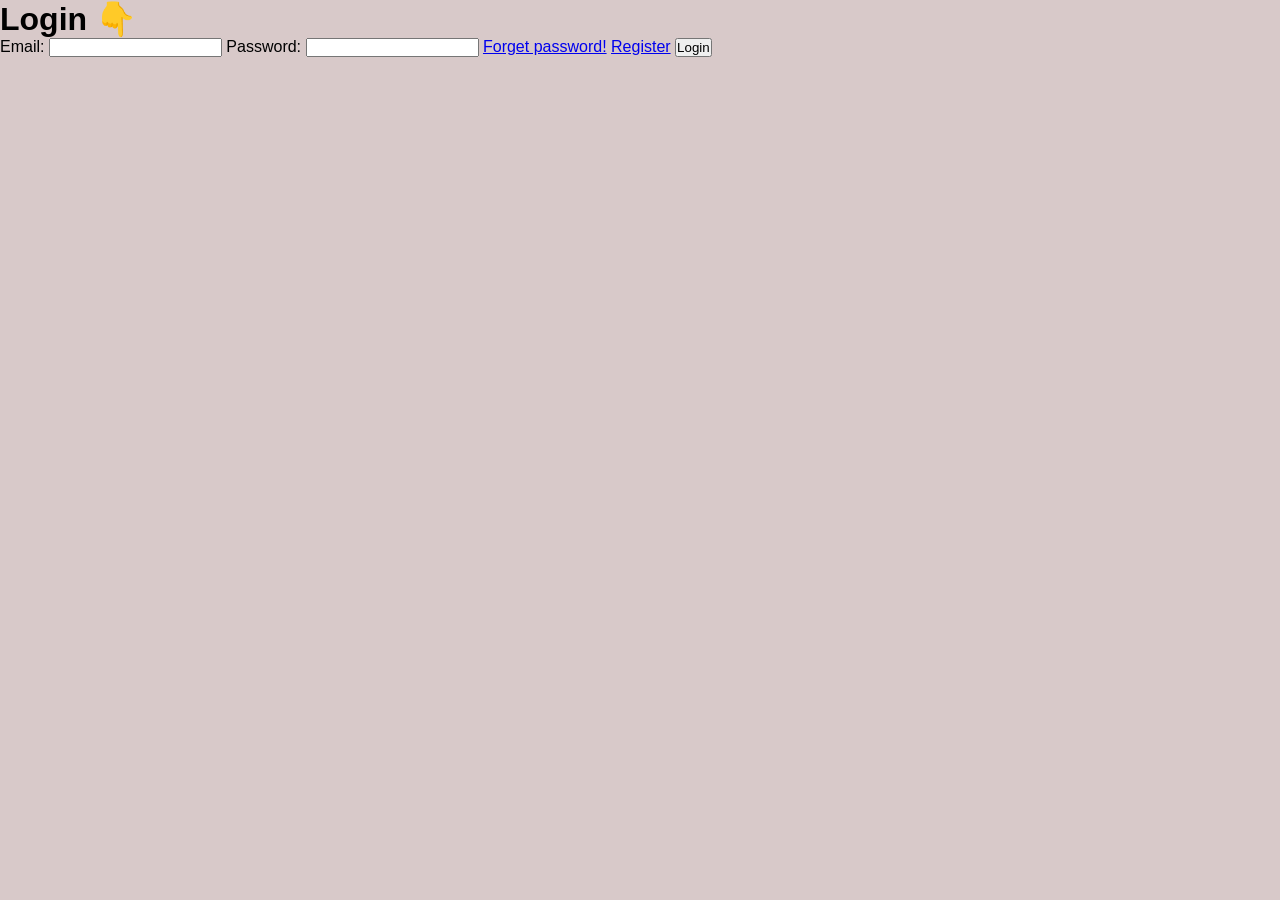
<file: login.html>
<!DOCTYPE html>
<html lang="en">
<head>
    <meta charset="UTF-8">
    <meta name="viewport" content="width=device-width, initial-scale=1.0">
    <link rel="stylesheet" href="./style.css">
    <title>Login page</title>
</head>
<body>
    <div class="login-container">
        <h1>Login 👇</h1>
        <div class="login-form">
            <label for="">Email:</label>
            <input type="email" name="" id="" required>
            <label for="">Password:</label>
            <input type="password" name="" id="" required>
            <a href="#">Forget password!</a>
            <a href="#">Register</a>
            <button class="login-btn">Login</button>
        </div>
    </div>
</body>
</html>
</file>
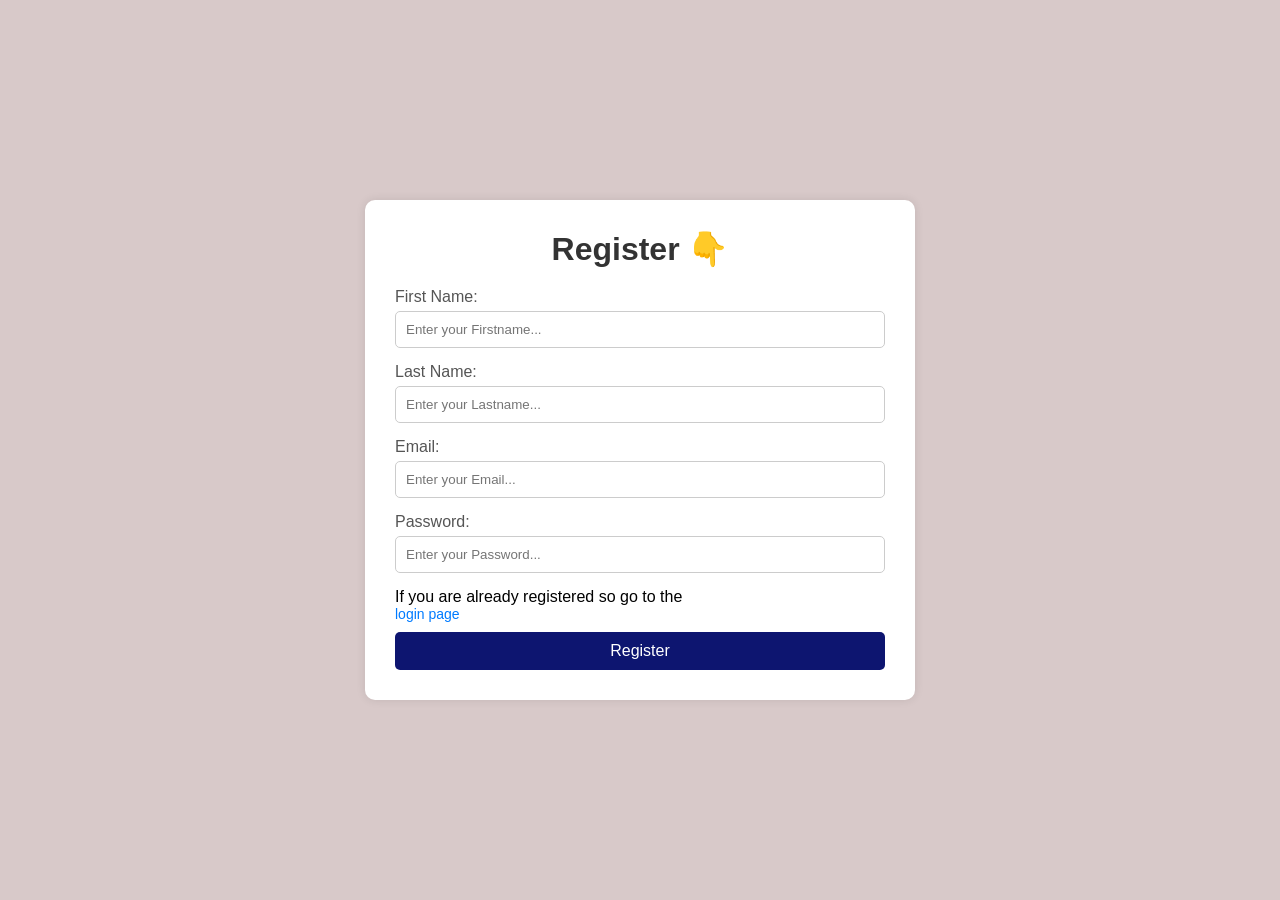
<file: register.html>
<!DOCTYPE html>
<html lang="en">

<head>
    <meta charset="UTF-8">
    <meta name="viewport" content="width=device-width, initial-scale=1.0">
    <title>Register Form</title>
</head>
<style>
    * {
        margin: 0;
        padding: 0;
        box-sizing: border-box;
        font-family: 'Poppins', sans-serif;
    }

    body {
        height: 100vh;
        display: flex;
        justify-content: center;
        align-items: center;
        background: #d8c9c9;
    }

    .login-container {
        background: #fff;
        padding: 30px;
        border-radius: 10px;
        box-shadow: 0 0 10px rgba(0, 0, 0, 0.1);
        width: 550px;
    }

    .login-container h1 {
        text-align: center;
        margin-bottom: 20px;
        color: #333;
    }

    .login-form {
        display: flex;
        flex-direction: column;
    }

    .login-form label {
        margin-bottom: 5px;
        color: #555;
    }

    .login-form input {
        padding: 10px;
        margin-bottom: 15px;
        border: 1px solid #ccc;
        border-radius: 5px;
        outline: none;
    }

    .login-form a {
        color: #007BFF;
        text-decoration: none;
        margin-bottom: 10px;
        font-size: 14px;
    }

    .login-form a:hover {
        text-decoration: underline;
    }

    .login-btn {
        padding: 10px;
        background: #0d1570;
        color: #fff;
        border: none;
        border-radius: 5px;
        cursor: pointer;
        font-size: 16px;
        transition: all 0.3s ease;
    }

    .login-btn:hover {
        background: #ff3d00;
    }
</style>

<body>
    <div class="login-container">
        <h1>Register 👇</h1>
        <div class="login-form">
            <label for="">First Name:</label>
            <input type="name" placeholder="Enter your Firstname..." name="" id="" required>
            <label for="">Last Name:</label>
            <input type="name" placeholder="Enter your Lastname..." name="" id="" required>
            <label for="">Email:</label>
            <input type="email" placeholder="Enter your Email..." name="" id="" required>
            <label for="">Password:</label>
            <input type="password" placeholder="Enter your Password..." name="" id="" required>
            If you are already registered so go to the
            <a href="./login.html">login page</a>
            <button class="login-btn">Register</button>
        </div>
    </div>
</body>


</html>
</file>
<file: style.css>
* {
  margin: 0;
  padding: 0;
  box-sizing: border-box;
  font-family: "Oswald", sans-serif;
}

body {
  background-color: #d8c9c9;
  color: black;
}

header {
  /* position: fixed; */
  width: 100%;
  height: 65px;
  background-color: #0d1570;
  box-shadow: 0px 5px 8px rgba(0, 0, 0, 0.4);
  border-bottom: #ff3d00 2px solid;
}

.navbar {
  display: flex;
  align-items: center;
  justify-content: space-between;
  height: 100%;
  padding: 0 25px;
}

.icon {
  display: none;
  font-size: 18px;
  color: white;
  cursor: pointer;
  transition: 0.3s;
}

.icon:hover {
  color: #ff3d00;
}

.logo {
  color: white;
  font-size: 18px;
  font-weight: 700;
  cursor: pointer;
}

.logo span {
  color: #ff3d00;
}

.navbar ul {
  list-style: none;
  display: flex;
  gap: 50px;
  text-transform: uppercase;
}

.navbar ul li a {
  text-decoration: none;
  color: white;
  font-size: 14px;
  font-weight: 600;
  transition: 0.3s;
}

.wishlist {
  display: none;
}

.navbar ul li a:hover {
  color: #ff3d00;
}

.navbar ul li a.active {
  color: #ff3d00;
}

.buttons button {
  background: none;
  border: none;
  color: white;
  font-size: 18px;
  cursor: pointer;
  margin-left: 10px;
  transition: 0.3s;
}

.buttons button:hover {
  color: #ff3d00;
}

.search-bar {
  width: 100%;
  height: 60px;
  background-color: #0d1570;
  display: none;
  justify-content: center;
  align-items: center;
  z-index: 10;
}

input[type="search"] {
  width: 90%;
  height: 40px;
  border: none;
  border-radius: 5px;
  padding: 0 10px;
  font-size: 16px;
  border: #ff3d00 2px solid;
  outline: none;
}

.hero {
  background-image: url("https://media.istockphoto.com/id/993760082/photo/3d-set-of-home-appliances-on-white-background.webp?a=1&b=1&s=612x612&w=0&k=20&c=05coiirR9oheGPM3VT_ZM7Yz7l380cgmxmnfMYC8xd4=");
  height: 90vh;
  background-size: cover;
  background-position: center;
  display: flex;
  justify-content: center;
  align-items: center;
  text-align: center;
  font-size: 35px;
  text-shadow: 0px 5px 10px rgba(0, 0, 0, 0.967);
}

.hero-content h1 {
  color: #ff3d00;
  margin-bottom: 15px;
}

.hero-content a {
  background-color: #0d1570;
  color: #ff3d00;
  padding: 10px 20px;
  text-decoration: none;
  font-size: 18px;
  border-radius: 5px;
  transition: 0.2s;
  margin-top: 20px;
}

.hero-content a:hover {
  background-color: #ff3d00;
  color: white;
}

.product-content {
  font-size: 28px;
  text-align: center;
  margin: 30px 0px;
}
.product-container {
  width: 90%;
  display: flex;
  justify-content: center;
  align-items: center;
  margin: auto;
}
.shop-items {
  display: grid;
  grid-template-columns: repeat(5, 1fr);
  justify-content: center;
  text-align: center;
  gap: 30px;
}

.items {
  position: relative;
  background-color: white;
  padding: 15px;
  border-radius: 5px;
  box-shadow: 0px 5px 8px rgba(0, 0, 0, 0.2);
  width: 250px;
  cursor: pointer;
  transition: all 0.3s ease;
}

.items:hover {
  transform: scale(1.03);
}

.wishlist-icon {
  position: absolute;
  right: 10px;
  font-size: 22px;
  cursor: pointer;
  float: right;
  transition: all 0.3s ease;
}

.wishlist-icon:hover {
  color: red;
  transform: scale(1.15);
}

.items img {
  width: 150px;
  height: auto;
  margin-bottom: 10px;
}

.add-to-cart {
  background-color: #0d1570;
  padding: 0.5rem 1.2rem;
  border: none;
  color: white;
  margin-top: 0.5rem;
  border-radius: 0.5rem;
  font-size: 1rem;
}

.add-to-cart:hover {
  color: black;
  transition: all 0.3s ease;
  background-color: #ff3d00;
  cursor: pointer;
}

.footer {
  margin-top: 50px;
  background-color: #0d1570;
  color: white;
  padding: 40px 0;
}

.footer-container {
  display: flex;
  justify-content: space-around;
  flex-wrap: wrap;
  max-width: 1200px;
  margin: auto;
}

.footer h3 {
  margin-bottom: 20px;
  cursor: pointer;
}

.footer h3 span {
  color: #ff3d00;
}

.footer p {
  margin-bottom: 20px;
}

.social-icons a {
  color: white;
  margin-right: 15px;
  font-size: 18px;
  transition: 0.3s;
  cursor: pointer;
}

.social-icons a:hover {
  color: #ff3d00;
}

.footer-middle ul {
  list-style: none;
}

.footer-middle ul a {
  text-transform: capitalize;
  text-decoration: none;
  padding: 0;
  color: white;
}

.footer-middle ul a:hover {
  color: #ff3d00;
}

.footer-left,
.footer-middle,
.footer-right {
  flex: 1;
  min-width: 250px;
  margin: 10px;
  margin-left: 40px;
}

.services-container {
  text-align: center;
  font-size: 28px;
  margin: 30px 0px;
}

.boxes {
  display: flex;
  justify-content: center;
  align-items: center;
  gap: 80px;
}

.box {
  display: block;
  text-align: center;
  color: white;
  background: linear-gradient(to right, blue, purple, red);
  box-shadow: 0px 4px 10px rgba(0, 0, 0, 0.7);
  padding: 40px;
  width: 300px;
  height: 150px;
  border-radius: 10px;
  font-size: 20px;
  overflow: hidden;
  cursor: pointer;
  transition: all 0.3s ease;
}

.box:hover {
  box-shadow: 4px 8px 10px rgba(76, 9, 120, 0.9);
}

@media (max-width: 768px) {
  .navbar ul {
    display: none;
    flex-direction: column;
    position: absolute;
    top: 65px;
    left: 0;
    background-color: #0d1570;
    padding: 20px;
    width: 50%;
    text-align: center;
    height: 100%;
    gap: 20px;
  }

  .icon {
    display: flex;
  }

  .wishlist {
    display: flex;
    flex-direction: column;
  }

  .wishlist-btn {
    display: none;
  }

  .boxes {
    width: 90%;
    margin: auto;
    gap: 1rem;
  }

  .box {
    display: flex;
    flex-direction: column;
    justify-content: center;
    align-items: center;
    height: 80px;
    font-size: 12px;
  }
}

@media (min-width: 577px) {
  .boxes {
    width: 90%;
    margin: auto;
    gap: 1rem;
  }

  .box {
    display: flex;
    flex-direction: column;
    justify-content: center;
    align-items: center;
    height: 110px;
    font-size: 17px;
  }
}

@media (max-width: 1280px) {
  .shop-items {
    display: grid;
    grid-template-columns: repeat(4, 1fr);
    justify-content: center;
    align-items: center;
    text-align: center;
    gap: 20px;
  }
  .items {
    position: relative;
    background-color: white;
    padding: 15px;
    border-radius: 5px;
    box-shadow: 0px 5px 8px rgba(0, 0, 0, 0.2);
    width: 230px;
    cursor: pointer;
    transition: all 0.3s ease;
  }
}
@media (max-width: 992px) {
  .shop-items {
    display: grid;
    grid-template-columns: repeat(3, 1fr);
    justify-content: center;
    align-items: center;
    text-align: center;
    gap: 20px;
  }
  .items {
    position: relative;
    background-color: white;
    padding: 15px;
    border-radius: 5px;
    box-shadow: 0px 5px 8px rgba(0, 0, 0, 0.2);
    width: 250px;
    cursor: pointer;
    transition: all 0.3s ease;
  }
}

@media (max-width: 768px) {
  .shop-items {
    display: grid;
    grid-template-columns: repeat(3, 1fr);
    justify-content: center;
    align-items: center;
    text-align: center;
    gap: 20px;
  }
  .items {
    position: relative;
    background-color: white;
    padding: 15px;
    border-radius: 5px;
    box-shadow: 0px 5px 8px rgba(0, 0, 0, 0.2);
    width: 250px;
    cursor: pointer;
    transition: all 0.3s ease;
  }
  .items {
    position: relative;
    background-color: white;
    padding: 15px;
    border-radius: 5px;
    box-shadow: 0px 5px 8px rgba(0, 0, 0, 0.2);
    width: 230px;
    cursor: pointer;
    transition: all 0.3s ease;
  }
  .items img {
    width: 150px;
    height: auto;
    margin-bottom: 10px;
  }
  .wishlist-icon {
    position: absolute;
    right: 10px;
    font-size: 20px;
    cursor: pointer;
    float: right;
    transition: all 0.3s ease;
  }
}
@media (max-width: 576px) {
  .shop-items {
    display: grid;
    grid-template-columns: repeat(2, 1fr);
    justify-content: center;
    align-items: center;
    text-align: center;
    gap: 20px;
  }
  .items {
    position: relative;
    background-color: white;
    padding: 10px;
    border-radius: 5px;
    box-shadow: 0px 5px 8px rgba(0, 0, 0, 0.2);
    width: 170px;
    cursor: pointer;
    transition: all 0.3s ease;
  }
  .items img {
    width: 80px;
    height: auto;
    margin-bottom: 10px;
  }
  .wishlist-icon {
    position: absolute;
    right: 10px;
    font-size: 18px;
    cursor: pointer;
    float: right;
    transition: all 0.3s ease;
  }
}
@media (max-width: 400px) {
  .shop-items {
    display: grid;
    grid-template-columns: repeat(2, 1fr);
    justify-content: center;
    align-items: center;
    text-align: center;
    gap: 20px;
  }
  .items {
    position: relative;
    background-color: white;
    padding: 10px;
    border-radius: 5px;
    box-shadow: 0px 5px 8px rgba(0, 0, 0, 0.2);
    width: 150px;
    cursor: pointer;
    transition: all 0.3s ease;
  }
  .items img {
    width: 80px;
    height: auto;
    margin-bottom: 10px;
  }
  .wishlist-icon {
    position: absolute;
    right: 10px;
    font-size: 15px;
    cursor: pointer;
    float: right;
    transition: all 0.3s ease;
  }
}

/* @media (min-width: 769px) and (max-width: 992px) {
} 

@media (min-width: 993px) and (max-width: 1200px) {
}  */
</file>
